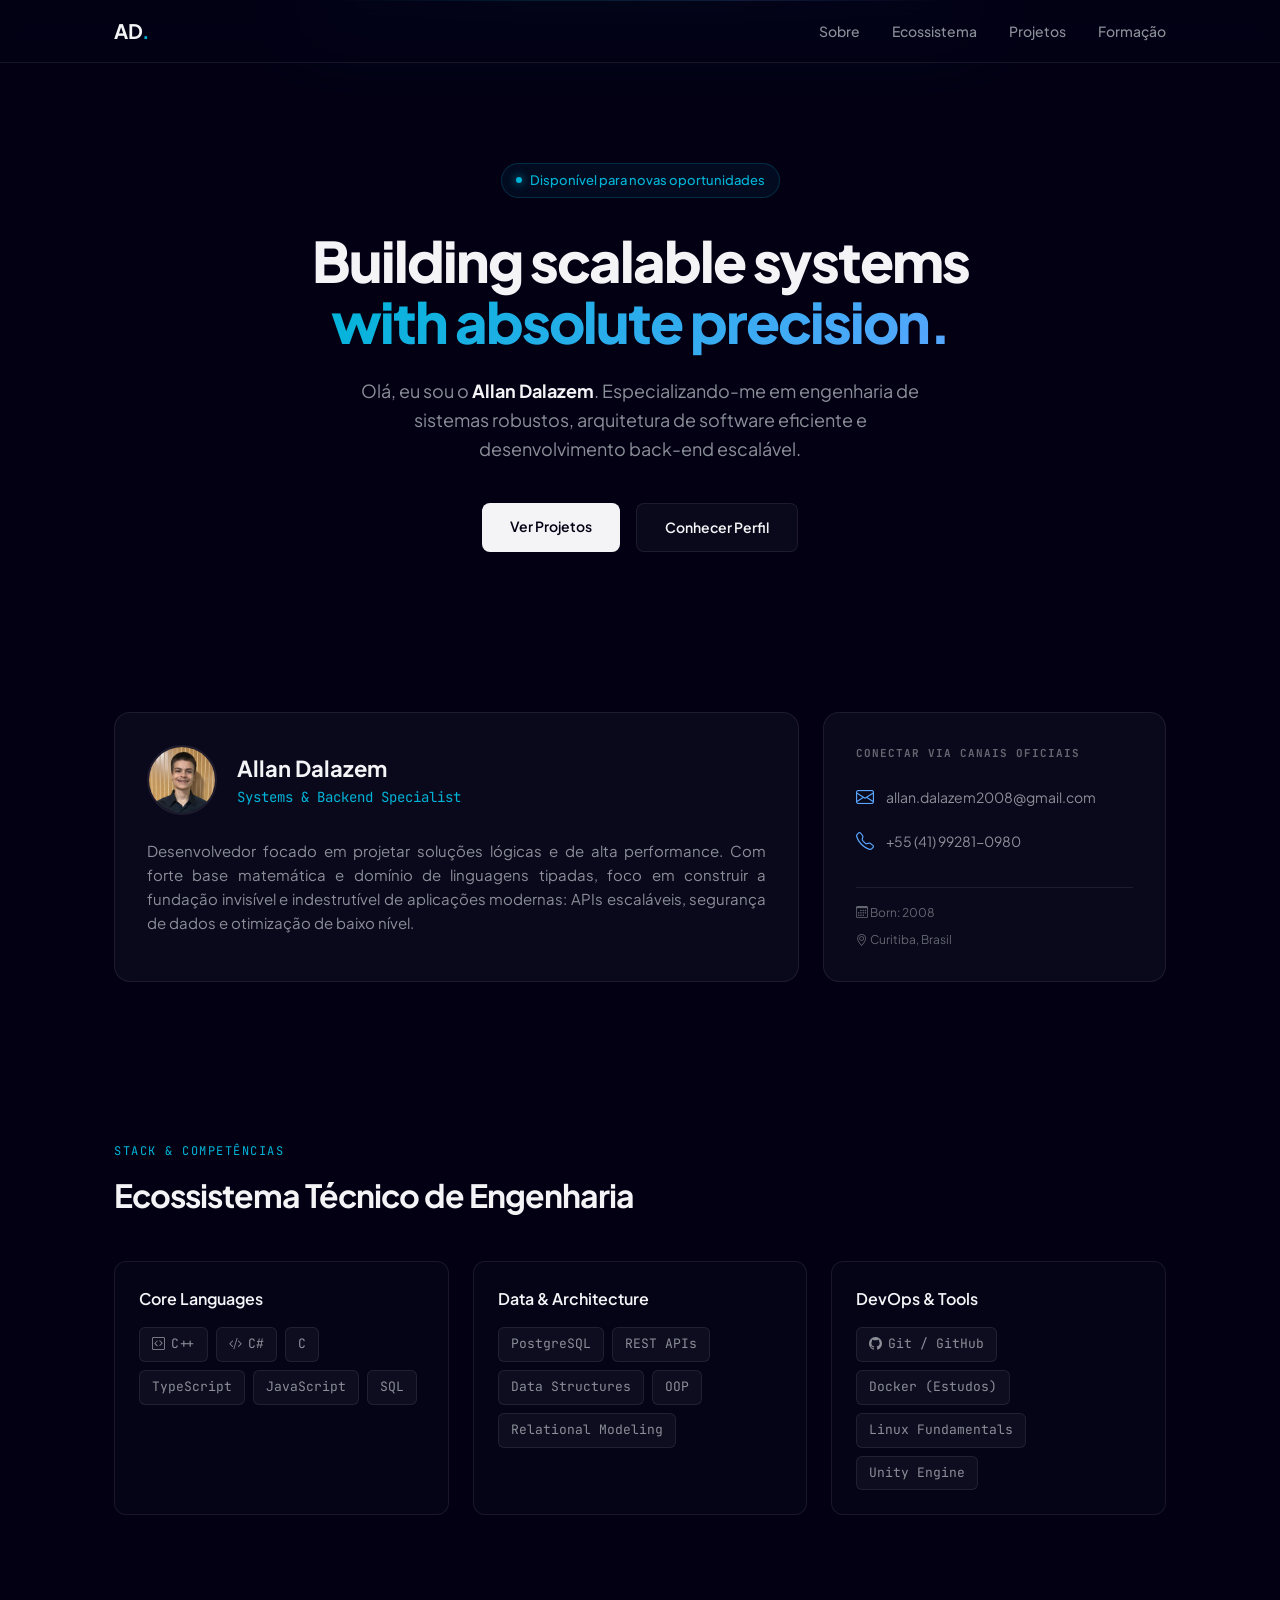
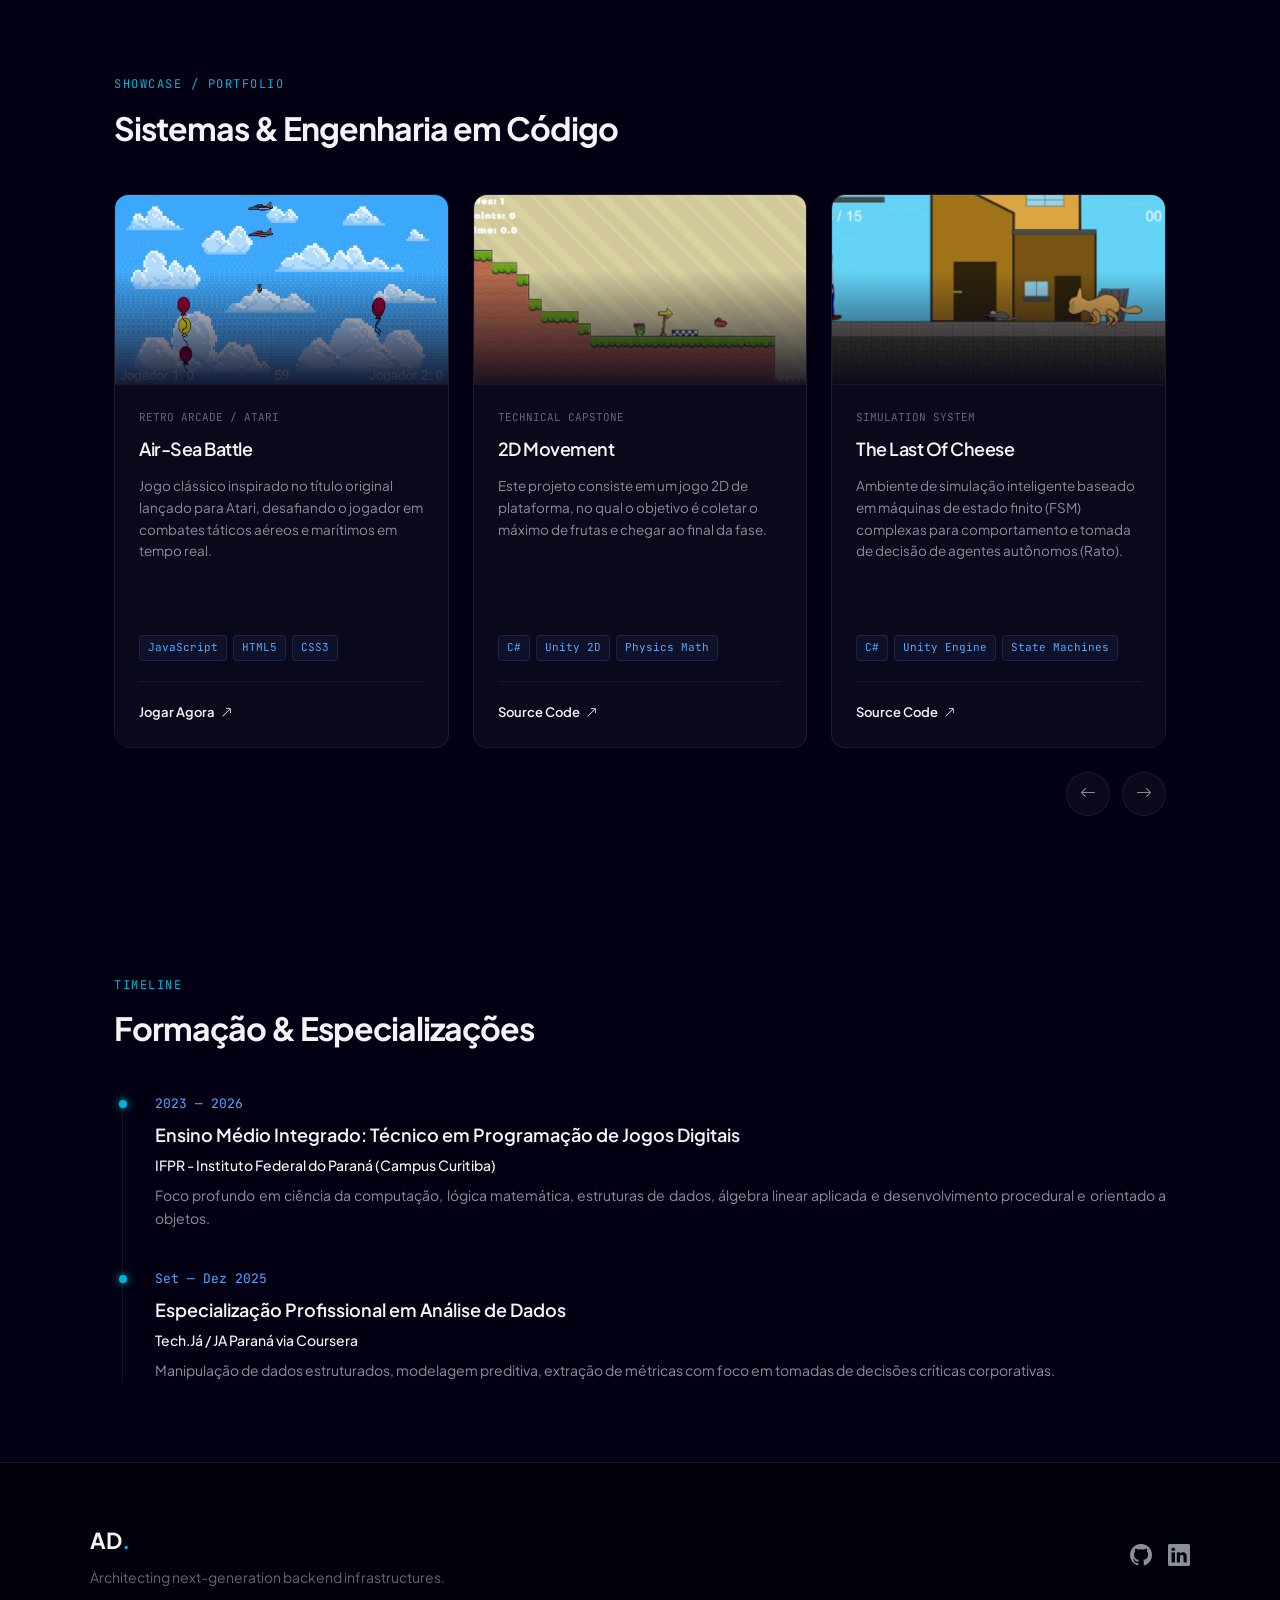
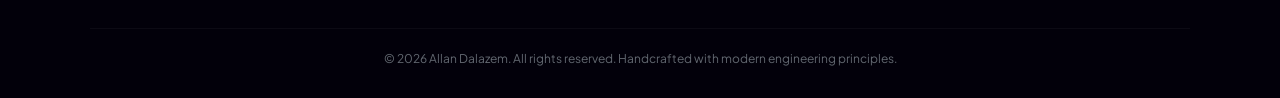
<file: Portfolio_Project/index.html>
<!DOCTYPE html>
<html lang="pt-BR">
<head>
    <meta charset="utf-8">
    <meta name="viewport" content="width=device-width, initial-scale=1">
    <title>Allan Dalazem | Systems & Backend Engineer</title>
    
    <link rel="stylesheet" href="https://cdn.jsdelivr.net/npm/bootstrap-icons@1.11.3/font/bootstrap-icons.min.css">
    <link rel="preconnect" href="https://fonts.googleapis.com">
    <link rel="preconnect" href="https://fonts.gstatic.com" crossorigin>
    <link href="https://fonts.googleapis.com/css2?family=JetBrains+Mono:wght@400;600&family=Plus+Jakarta+Sans:wght@300;400;500;700&display=swap" rel="stylesheet">
    
    <link rel="stylesheet" href="css/style.css">
</head>
<body>

    <div class="top-glow-bar"></div>

    <nav class="navbar">
        <div class="nav-container">
            <a href="#" class="nav-logo">AD<span class="dot">.</span></a>
            <div class="nav-links">
                <a href="#about">Sobre</a>
                <a href="#stack">Ecossistema</a>
                <a href="#projects">Projetos</a>
                <a href="#education">Formação</a>
            </div>
            <button class="menu-toggle" aria-label="Abrir Menu" onClick="toggleMenu()">
                <i class="bi bi-list"></i>
            </button>
        </div>
    </nav>

    <div id="mobileMenu" class="mobile-menu">
        <button class="menu-close" onClick="toggleMenu()">&times;</button>
        <div class="mobile-menu-links">
            <a href="#about" onClick="toggleMenu()">Sobre</a>
            <a href="#stack" onClick="toggleMenu()">Ecossistema</a>
            <a href="#projects" onClick="toggleMenu()">Projetos</a>
            <a href="#education" onClick="toggleMenu()">Formação</a>
        </div>
    </div>

    <main id="main-content">
        
        <section class="hero-section">
            <div class="hero-badge">
                <span class="badge-dot"></span> Disponível para novas oportunidades
            </div>
            <h1 class="hero-title">
                Building scalable systems <br>
                <span class="gradient-text">with absolute precision.</span>
            </h1>
            <p class="hero-subtitle">
                Olá, eu sou o <strong>Allan Dalazem</strong>. Especializando-me em engenharia de sistemas robustos, arquitetura de software eficiente e desenvolvimento back-end escalável.
            </p>
            <div class="hero-actions">
                <a href="#projects" class="btn btn-primary">Ver Projetos</a>
                <a href="#about" class="btn btn-secondary">Conhecer Perfil</a>
            </div>
        </section>

        <section id="about" class="section-container">
            <div class="bento-grid">
                
                <div class="bento-card profile-card">
                    <div class="profile-header">
                        <img src="images/AllanDalazem.jpeg" alt="Allan Dalazem" class="profile-img">
                        <div>
                            <h3>Allan Dalazem</h3>
                            <p class="title-tag">Systems & Backend Specialist</p>
                        </div>
                    </div>
                    <div class="profile-bio">
                        <p>Desenvolvedor focado em projetar soluções lógicas e de alta performance. Com forte base matemática e domínio de linguagens tipadas, foco em construir a fundação invisível e indestrutível de aplicações modernas: APIs escaláveis, segurança de dados e otimização de baixo nível.</p>
                    </div>
                </div>

                <div class="bento-card contact-card">
                    <h4 class="card-label">Conectar via canais oficiais</h4>
                    <div class="contact-methods">
                        <a href="mailto:allan.dalazem2008@gmail.com" class="contact-item">
                            <i class="bi bi-envelope"></i>
                            <span>allan.dalazem2008@gmail.com</span>
                        </a>
                        <a href="tel:+5541992810980" class="contact-item">
                            <i class="bi bi-telephone"></i>
                            <span>+55 (41) 99281-0980</span>
                        </a>
                        <div class="meta-info">
                            <span><i class="bi bi-calendar3"></i> Born: 2008</span>
                            <span><i class="bi bi-geo-alt"></i> Curitiba, Brasil</span>
                        </div>
                    </div>
                </div>

            </div>
        </section>

        <section id="stack" class="section-container">
            <div class="section-header">
                <span class="section-tag">Stack & Competências</span>
                <h2>Ecossistema Técnico de Engenharia</h2>
            </div>
            
            <div class="stack-grid">
                <div class="stack-category">
                    <h3>Core Languages</h3>
                    <div class="tech-tags">
                        <span class="tech-tag"><i class="bi bi-code-square"></i> C++</span>
                        <span class="tech-tag"><i class="bi bi-code-slash"></i> C#</span>
                        <span class="tech-tag">C</span>
                        <span class="tech-tag">TypeScript</span>
                        <span class="tech-tag">JavaScript</span>
                        <span class="tech-tag">SQL</span>
                    </div>
                </div>

                <div class="stack-category">
                    <h3>Data & Architecture</h3>
                    <div class="tech-tags">
                        <span class="tech-tag">PostgreSQL</span>
                        <span class="tech-tag">REST APIs</span>
                        <span class="tech-tag">Data Structures</span>
                        <span class="tech-tag">OOP</span>
                        <span class="tech-tag">Relational Modeling</span>
                    </div>
                </div>

                <div class="stack-category">
                    <h3>DevOps & Tools</h3>
                    <div class="tech-tags">
                        <span class="tech-tag"><i class="bi bi-github"></i> Git / GitHub</span>
                        <span class="tech-tag">Docker (Estudos)</span>
                        <span class="tech-tag">Linux Fundamentals</span>
                        <span class="tech-tag">Unity Engine</span>
                    </div>
                </div>
            </div>
        </section>

        <section id="projects" class="section-container projects-carousel-section">
            <div class="carousel-container-wrapper">
                
                <div class="section-header">
                    <span class="section-tag">Showcase / Portfolio</span>
                    <h2>Sistemas & Engenharia em Código</h2>
                </div>

                <div class="carousel-viewport">
                    <div class="carousel-track" id="carouselTrack">
                        
                        <!-- Air-Sea Battle (Atualizado para abrir em nova guia e com imagem) -->
                        <div class="project-slide-card" onclick="window.open('https://allan-dalazem.github.io/BrowseGames/Air-SeaBattle_Project/index.html', '_blank')" style="cursor: pointer;">
                            <div class="project-card-image-box">
                                <div class="project-image-overlay"></div>
                                <img src="images/air-seabattle.png" alt="Air-Sea Battle">
                                <div class="project-image-placeholder"><i class="bi bi-joystick"></i></div>
                            </div>
                            <div class="project-card-body">
                                <span class="project-meta-type">Retro Arcade / Atari</span>
                                <h3>Air-Sea Battle</h3>
                                <p class="project-card-desc">Jogo clássico inspirado no título original lançado para Atari, desafiando o jogador em combates táticos aéreos e marítimos em tempo real.</p>
                                <div class="project-card-techs">
                                    <span>JavaScript</span>
                                    <span>HTML5</span>
                                    <span>CSS3</span>
                                </div>
                                <div class="project-card-actions">
                                    <span class="btn-project-link">Jogar Agora <i class="bi bi-arrow-up-right"></i></span>
                                </div>
                            </div>
                        </div>

                        <div class="project-slide-card">
                            <div class="project-card-image-box">
                                <div class="project-image-overlay"></div>
                                <img src="images/2d_movement.png" alt="Simulador U = R · i">
                                <div class="project-image-placeholder"><i class="bi bi-cpu"></i></div>
                            </div>
                            <div class="project-card-body">
                                <span class="project-meta-type">Technical Capstone</span>
                                <h3>2D Movement</h3>
                                <p class="project-card-desc">Este projeto consiste em um jogo 2D de plataforma, no qual o objetivo é coletar o máximo de frutas e chegar ao final da fase.</p>
                                <div class="project-card-techs">
                                    <span>C#</span>
                                    <span>Unity 2D</span>
                                    <span>Physics Math</span>
                                </div>
                                <div class="project-card-actions">
                                    <a href="#" class="btn-project-link">Source Code <i class="bi bi-arrow-up-right"></i></a>
                                </div>
                            </div>
                        </div>

                        <div class="project-slide-card">
                            <div class="project-card-image-box">
                                <div class="project-image-overlay"></div>
                                <img src="images/the_last_of_cheese.png" alt="The Last Of Cheese Simulation">
                                <div class="project-image-placeholder"><i class="bi bi-diagram-3"></i></div>
                            </div>
                            <div class="project-card-body">
                                <span class="project-meta-type">Simulation System</span>
                                <h3>The Last Of Cheese</h3>
                                <p class="project-card-desc">Ambiente de simulação inteligente baseado em máquinas de estado finito (FSM) complexas para comportamento e tomada de decisão de agentes autônomos (Rato).</p>
                                <div class="project-card-techs">
                                    <span>C#</span>
                                    <span>Unity Engine</span>
                                    <span>State Machines</span>
                                </div>
                                <div class="project-card-actions">
                                    <a href="#" class="btn-project-link">Source Code <i class="bi bi-arrow-up-right"></i></a>
                                </div>
                            </div>
                        </div>

                        <div class="project-slide-card">
                            <div class="project-card-image-box">
                                <div class="project-image-overlay"></div>
                                <img src="images/maze_game.png" alt="The Maze Game CLI">
                                <div class="project-image-placeholder"><i class="bi bi-terminal"></i></div>
                            </div>
                            <div class="project-card-body">
                                <span class="project-meta-type">Low-Level CLI Application</span>
                                <h3>The Maze Game</h3>
                                <p class="project-card-desc">Engine de labirinto gerada via console com otimização estrutural de renderização de matrizes bidimensionais e processamento em tempo real em baixo nível.</p>
                                <div class="project-card-techs">
                                    <span>C++</span>
                                    <span>Memory Management</span>
                                    <span>Algorithms</span>
                                </div>
                                <div class="project-card-actions">
                                    <a href="#" class="btn-project-link">Source Code <i class="bi bi-arrow-up-right"></i></a>
                                </div>
                            </div>
                        </div>

                        <div class="project-slide-card">
                            <div class="project-card-image-box">
                                <div class="project-image-overlay"></div>
                                <img src="images/gunbound.png" alt="GunBound Ballistics Simulation">
                                <div class="project-image-placeholder"><i class="bi bi-activity"></i></div>
                            </div>
                            <div class="project-card-body">
                                <span class="project-meta-type">Physics Simulation</span>
                                <h3>GunBound Remake</h3>
                                <p class="project-card-desc">Reconstrução lógica das mecânicas balísticas clássicas de trajetória parabólica com base em equações vetoriais de vento, gravidade e colisão algorítmica.</p>
                                <div class="project-card-techs">
                                    <span>C++</span>
                                    <span>Applied Physics</span>
                                    <span>Vector Math</span>
                                </div>
                                <div class="project-card-actions">
                                    <a href="#" class="btn-project-link">Source Code <i class="bi bi-arrow-up-right"></i></a>
                                </div>
                            </div>
                        </div>

                        <div class="project-slide-card">
                            <div class="project-card-image-box">
                                <div class="project-image-overlay"></div>
                                <img src="images/datilogarfo_hero.png" alt="Datilografo Hero">
                                <div class="project-image-placeholder"><i class="bi bi-keyboard"></i></div>
                            </div>
                            <div class="project-card-body">
                                <span class="project-meta-type">Event-Driven System</span>
                                <h3>Datilógrafo Hero</h3>
                                <p class="project-card-desc">Engine orientada a eventos síncronos e assíncronos para captura e validação de buffers de entrada em tempo real, calculando precisão harmônica de digitação.</p>
                                <div class="project-card-techs">
                                    <span>C#</span>
                                    <span>Event Architecture</span>
                                    <span>Real-time Inputs</span>
                                </div>
                                <div class="project-card-actions">
                                    <a href="#" class="btn-project-link">Source Code <i class="bi bi-arrow-up-right"></i></a>
                                </div>
                            </div>
                        </div>

                        <div class="project-slide-card">
                            <div class="project-card-image-box">
                                <div class="project-image-overlay"></div>
                                <img src="images/snake_game.png" alt="Snake Game Core">
                                <div class="project-image-placeholder"><i class="bi bi-grid-3x3"></i></div>
                            </div>
                            <div class="project-card-body">
                                <span class="project-meta-type">Data Structures</span>
                                <h3>Snake Grid Core</h3>
                                <p class="project-card-desc">Desenvolvimento algorítmico estruturado focado no gerenciamento de coordenadas dinâmicas em filas de memória linear e controle lógico estável de colisões de nós.</p>
                                <div class="project-card-techs">
                                    <span>C++</span>
                                    <span>Data Structures</span>
                                    <span>Memory Arrays</span>
                                </div>
                                <div class="project-card-actions">
                                    <a href="#" class="btn-project-link">Source Code <i class="bi bi-arrow-up-right"></i></a>
                                </div>
                            </div>
                        </div>

                        <div class="project-slide-card">
                            <div class="project-card-image-box">
                                <div class="project-image-overlay"></div>
                                <img src="images/escaperoom.png" alt="Escape Room Project">
                                <div class="project-image-placeholder"><i class="bi bi-door-closed"></i></div>
                            </div>
                            <div class="project-card-body">
                                <span class="project-meta-type">Logic Puzzle Environment</span>
                                <h3>Escape Room Core</h3>
                                <p class="project-card-desc">Ambiente imersivo projetado com encadeamento de puzzles lógicos de validação sequencial e gerenciamento estrito de inventário de ponteiros de dados.</p>
                                <div class="project-card-techs">
                                    <span>C#</span>
                                    <span>Unity Architecture</span>
                                    <span>Game Logic</span>
                                </div>
                                <div class="project-card-actions">
                                    <a href="#" class="btn-project-link">Source Code <i class="bi bi-arrow-up-right"></i></a>
                                </div>
                            </div>
                        </div>

                        <div class="project-slide-card">
                            <div class="project-card-image-box">
                                <div class="project-image-overlay"></div>
                                <img src="images/aim_labs.png" alt="Aim Labs Sandbox">
                                <div class="project-image-placeholder"><i class="bi bi-crosshair"></i></div>
                            </div>
                            <div class="project-card-body">
                                <span class="project-meta-type">Performance Sandbox</span>
                                <h3>Aim Labs Reflex Trainer</h3>
                                <p class="project-card-desc">Sistema de treino balístico com geração randômica procedural de alvos e cálculo em tempo de execução de tempo de resposta, precisão em pixels e métricas vetoriais.</p>
                                <div class="project-card-techs">
                                    <span>C#</span>
                                    <span>Vector System</span>
                                    <span>Procedural Spawning</span>
                                </div>
                                <div class="project-card-actions">
                                    <a href="#" class="btn-project-link">Source Code <i class="bi bi-arrow-up-right"></i></a>
                                </div>
                            </div>
                        </div>

                        <div class="project-slide-card">
                            <div class="project-card-image-box">
                                <div class="project-image-overlay"></div>
                                <img src="images/tcc.png" alt="TCC Project Framework">
                                <div class="project-image-placeholder"><i class="bi bi-award"></i></div>
                            </div>
                            <div class="project-card-body">
                                <span class="project-meta-type">Graduation Capstone</span>
                                <h3>TCC / U = R · i </h3>
                                <p class="project-card-desc">Engine de simulação lógica e física elétrica aplicada para fins educacionais. Desenvolvido com estrito gerenciamento de estados em circuitos orientados a objetos.</p>
                                <div class="project-card-techs">
                                    <span>C++ / C#</span>
                                    <span>Systems Architecture</span>
                                    <span>Full Design Docs</span>
                                </div>
                                <div class="project-card-actions">
                                    <a href="#" class="btn-project-link">Source Code <i class="bi bi-arrow-up-right"></i></a>
                                </div>
                            </div>
                        </div>

                    </div>
                </div>

                <div class="carousel-controls-container">
                    <button class="ctrl-btn prev-btn" id="carouselPrevBtn" aria-label="Slide Anterior">
                        <i class="bi bi-arrow-left"></i>
                    </button>
                    <button class="ctrl-btn next-btn" id="carouselNextBtn" aria-label="Próximo Slide">
                        <i class="bi bi-arrow-right"></i>
                    </button>
                </div>
            </div>
        </section>

        <section id="education" class="section-container">
            <div class="section-header">
                <span class="section-tag">Timeline</span>
                <h2>Formação & Especializações</h2>
            </div>

            <div class="timeline">
                <div class="timeline-item">
                    <div class="timeline-dot"></div>
                    <div class="timeline-date">2023 — 2026</div>
                    <div class="timeline-content">
                        <h3>Ensino Médio Integrado: Técnico em Programação de Jogos Digitais</h3>
                        <p class="timeline-institution">IFPR - Instituto Federal do Paraná (Campus Curitiba)</p>
                        <p class="timeline-desc">Foco profundo em ciência da computação, lógica matemática, estruturas de dados, álgebra linear aplicada e desenvolvimento procedural e orientado a objetos.</p>
                    </div>
                </div>

                <div class="timeline-item">
                    <div class="timeline-dot"></div>
                    <div class="timeline-date">Set — Dez 2025</div>
                    <div class="timeline-content">
                        <h3>Especialização Profissional em Análise de Dados</h3>
                        <p class="timeline-institution">Tech.Já / JA Paraná via Coursera</p>
                        <p class="timeline-desc">Manipulação de dados estruturados, modelagem preditiva, extração de métricas com foco em tomadas de decisões críticas corporativas.</p>
                    </div>
                </div>
            </div>
        </section>

    </main>

    <footer class="premium-footer">
        <div class="footer-container">
            <div class="footer-brand">
                <span class="logo">AD<span class="dot">.</span></span>
                <p>Architecting next-generation backend infrastructures.</p>
            </div>
            <div class="footer-socials">
                <a target="_blank" href="https://github.com/allan-dalazem" title="GitHub"><i class="bi bi-github"></i></a>
                <a target="_blank" href="https://www.linkedin.com/in/allan-dalazem/" title="LinkedIn"><i class="bi bi-linkedin"></i></a>
            </div>
        </div>
        <div class="footer-bottom">
            <p>&copy; 2026 Allan Dalazem. All rights reserved. Handcrafted with modern engineering principles.</p>
        </div>
    </footer>

    <script src="javascript/script.js"></script>
</body>
</html>
</file>
<file: Portfolio_Project/css/style.css>
/* ==========================================================================
   DESIGN SYSTEM TOKENS & RESET (Estética Linear / Vercel / Stripe)
   ========================================================================== */
:root {
    --bg-page: #030014;
    --bg-surface: rgba(255, 255, 255, 0.03);
    --bg-surface-hover: rgba(255, 255, 255, 0.07);
    --border-color: rgba(255, 255, 255, 0.08);
    --border-color-glow: rgba(0, 180, 216, 0.3);

    --accent-primary: #00B4D8;       
    --accent-blue: #58A6FF;          
    --text-primary: #F4F4F7;         
    --text-secondary: #8A8F98;       
    --text-muted: #626770;           

    --font-sans: 'Plus Jakarta Sans', -apple-system, BlinkMacSystemFont, "Segoe UI", Roboto, sans-serif;
    --font-mono: 'JetBrains Mono', monospace;
}

* {
    margin: 0;
    padding: 0;
    box-sizing: border-box;
}

html {
    scroll-behavior: smooth;
    background-color: var(--bg-page);
    color: var(--text-primary);
    font-family: var(--font-sans);
    -webkit-font-smoothing: antialiased;
}

body {
    min-height: 100vh;
    overflow-x: hidden;
    line-height: 1.6;
}

.top-glow-bar {
    position: absolute;
    top: 0;
    left: 25%;
    width: 50%;
    height: 1px;
    background: linear-gradient(90deg, transparent, var(--accent-primary), var(--accent-blue), transparent);
    box-shadow: 0 0 80px 20px rgba(0, 180, 216, 0.15);
    pointer-events: none;
    z-index: 10;
}

/* ==========================================================================
   NAVEGAÇÃO COMPACTA EM BLUR (Glassmorphic Top-Bar)
   ========================================================================== */
.navbar {
    position: sticky;
    top: 0;
    z-index: 100;
    background: rgba(3, 0, 20, 0.7);
    backdrop-filter: blur(12px);
    -webkit-backdrop-filter: blur(12px);
    border-bottom: 1px solid var(--border-color);
    transition: all 0.3s ease;
}

.nav-container {
    max-width: 1100px;
    margin: 0 auto;
    padding: 15px 24px;
    display: flex;
    justify-content: space-between;
    align-items: center;
}

.nav-logo {
    font-size: 20px;
    font-weight: 700;
    color: var(--text-primary);
    text-decoration: none;
    letter-spacing: -0.5px;
}

.nav-logo .dot {
    color: var(--accent-primary);
}

.nav-links {
    display: flex;
    gap: 32px;
}

.nav-links a {
    color: var(--text-secondary);
    text-decoration: none;
    font-size: 14px;
    font-weight: 500;
    transition: color 0.2s ease;
}

.nav-links a:hover {
    color: var(--text-primary);
}

.menu-toggle {
    display: none;
    background: none;
    border: none;
    color: var(--text-primary);
    font-size: 24px;
    cursor: pointer;
}

.mobile-menu {
    position: fixed;
    top: 0;
    right: -100%;
    width: 300px;
    height: 100vh;
    background: #07041a;
    border-left: 1px solid var(--border-color);
    z-index: 200;
    padding: 40px;
    transition: right 0.4s cubic-bezier(0.16, 1, 0.3, 1);
}

.mobile-menu.active {
    right: 0;
}

.menu-close {
    background: none;
    border: none;
    color: var(--text-secondary);
    font-size: 32px;
    position: absolute;
    top: 20px;
    right: 20px;
    cursor: pointer;
}

.mobile-menu-links {
    display: flex;
    flex-direction: column;
    gap: 24px;
    margin-top: 60px;
}

.mobile-menu-links a {
    color: var(--text-primary);
    text-decoration: none;
    font-size: 18px;
    font-weight: 500;
}

/* ==========================================================================
   HERO SECTION
   ========================================================================== */
.hero-section {
    max-width: 800px;
    margin: 100px auto 80px auto;
    padding: 0 24px;
    text-align: center;
}

.hero-badge {
    display: inline-flex;
    align-items: center;
    gap: 8px;
    background: rgba(0, 180, 216, 0.06);
    border: 1px solid rgba(0, 180, 216, 0.2);
    padding: 6px 14px;
    border-radius: 100px;
    color: var(--accent-primary);
    font-size: 13px;
    font-weight: 500;
    margin-bottom: 32px;
}

.badge-dot {
    width: 6px;
    height: 6px;
    background-color: var(--accent-primary);
    border-radius: 50%;
    box-shadow: 0 0 10px var(--accent-primary);
}

.hero-title {
    font-size: 56px;
    font-weight: 800;
    line-height: 1.1;
    letter-spacing: -2px;
    color: var(--text-primary);
    margin-bottom: 24px;
}

.gradient-text {
    background: linear-gradient(135deg, var(--accent-primary) 0%, var(--accent-blue) 100%);
    -webkit-background-clip: text;
    -webkit-text-fill-color: transparent;
}

.hero-subtitle {
    font-size: 18px;
    color: var(--text-secondary);
    max-width: 600px;
    margin: 0 auto;
    margin-bottom: 40px;
}

.hero-subtitle strong {
    color: var(--text-primary);
}

.hero-actions {
    display: flex;
    justify-content: center;
    gap: 16px;
}

.btn {
    padding: 12px 28px;
    border-radius: 8px;
    font-size: 14px;
    font-weight: 600;
    text-decoration: none;
    transition: all 0.2s ease;
}

.btn-primary {
    background-color: var(--text-primary);
    color: var(--bg-page);
}

.btn-primary:hover {
    background-color: #ffffff;
    box-shadow: 0 0 20px rgba(255, 255, 255, 0.2);
}

.btn-secondary {
    background: var(--bg-surface);
    border: 1px solid var(--border-color);
    color: var(--text-primary);
}

.btn-secondary:hover {
    background: var(--bg-surface-hover);
    border-color: var(--text-secondary);
}

/* ==========================================================================
   ESTRUTURA GERAL DAS SEÇÕES
   ========================================================================== */
.section-container {
    max-width: 1100px;
    margin: 0 auto;
    padding: 80px 24px;
}

.section-header {
    margin-bottom: 40px;
}

.section-tag {
    font-family: var(--font-mono);
    color: var(--accent-primary);
    font-size: 12px;
    text-transform: uppercase;
    letter-spacing: 1.5px;
    display: block;
    margin-bottom: 8px;
}

.section-header h2 {
    font-size: 32px;
    font-weight: 700;
    letter-spacing: -1px;
}

/* ==========================================================================
   BENTO GRID
   ========================================================================== */
.bento-grid {
    display: grid;
    grid-template-columns: 2fr 1fr;
    gap: 24px;
}

.bento-card {
    background: var(--bg-surface);
    border: 1px solid var(--border-color);
    border-radius: 16px;
    padding: 32px;
    transition: border-color 0.3s ease;
}

.bento-card:hover {
    border-color: rgba(255, 255, 255, 0.15);
}

.profile-card {
    display: flex;
    flex-direction: column;
    gap: 24px;
}

.profile-header {
    display: flex;
    align-items: center;
    gap: 20px;
}

.profile-img {
    width: 70px;
    height: 70px;
    border-radius: 50%;
    object-fit: cover;
    border: 2px solid var(--border-color);
}

.profile-header h3 {
    font-size: 22px;
    font-weight: 700;
}

.title-tag {
    font-size: 14px;
    color: var(--accent-primary);
    font-family: var(--font-mono);
}

.profile-bio {
    color: var(--text-secondary);
    font-size: 15px;
    text-align: justify;
}

.card-label {
    font-family: var(--font-mono);
    color: var(--text-muted);
    font-size: 11px;
    text-transform: uppercase;
    letter-spacing: 1px;
    margin-bottom: 20px;
}

.contact-methods {
    display: flex;
    flex-direction: column;
    gap: 16px;
}

.contact-item {
    display: flex;
    align-items: center;
    gap: 12px;
    color: var(--text-secondary);
    text-decoration: none;
    font-size: 14px;
    transition: color 0.2s ease;
}

.contact-item i {
    font-size: 18px;
    color: var(--accent-blue);
}

.contact-item:hover {
    color: var(--text-primary);
}

.meta-info {
    margin-top: 15px;
    border-top: 1px solid var(--border-color);
    padding-top: 15px;
    display: flex;
    flex-direction: column;
    gap: 8px;
    font-size: 12px;
    color: var(--text-muted);
}

/* ==========================================================================
   STACK & ECOSSISTEMA TECNOLÓGICO
   ========================================================================== */
.stack-grid {
    display: grid;
    grid-template-columns: repeat(auto-fit, minmax(300px, 1fr));
    gap: 24px;
}

.stack-category {
    background: rgba(255, 255, 255, 0.01);
    border: 1px solid var(--border-color);
    border-radius: 12px;
    padding: 24px;
}

.stack-category h3 {
    font-size: 16px;
    font-weight: 600;
    margin-bottom: 16px;
    color: var(--text-primary);
}

.tech-tags {
    display: flex;
    flex-wrap: wrap;
    gap: 8px;
}

.tech-tag {
    background: rgba(255, 255, 255, 0.04);
    border: 1px solid var(--border-color);
    padding: 6px 12px;
    border-radius: 6px;
    font-size: 13px;
    color: var(--text-secondary);
    font-family: var(--font-mono);
    display: inline-flex;
    align-items: center;
    gap: 6px;
}

/* ==========================================================================
   CARROSSEL DE PROJETOS COM TRATAMENTO DE IMAGENS AVANÇADO
   ========================================================================== */
.projects-carousel-section {
    overflow: hidden;
    position: relative;
}

.carousel-container-wrapper {
    width: 100%;
    position: relative;
}

.carousel-viewport {
    width: 100%;
    overflow: hidden;
    position: relative;
    border-radius: 16px;
}

.carousel-track {
    display: flex;
    gap: 24px;
    will-change: transform;
    transition: transform 0.5s cubic-bezier(0.25, 1, 0.5, 1);
}

.project-slide-card {
    flex: 0 0 calc((100% - (2 * 24px)) / 3); 
    background: var(--bg-surface);
    border: 1px solid var(--border-color);
    border-radius: 14px;
    overflow: hidden;
    display: flex;
    flex-direction: column;
    transition: border-color 0.3s ease, background-color 0.3s ease, transform 0.3s ease;
}

.project-slide-card:hover {
    border-color: var(--border-color-glow);
    background: rgba(255, 255, 255, 0.05);
    transform: translateY(-4px);
}

/* Engrenagem de Proteção e Crop das Imagens (Evita Distorções) */
.project-card-image-box {
    width: 100%;
    height: 190px; /* Altura de proporção cinemática padrão fixada */
    position: relative;
    background: #09061f;
    border-bottom: 1px solid rgba(255, 255, 255, 0.06);
    display: flex;
    align-items: center;
    justify-content: center;
    overflow: hidden;
}

.project-card-image-box img {
    width: 100%;
    height: 100%;
    object-fit: cover; /* Crop Inteligente e Preenchimento Automático */
    object-position: center; /* Enquadramento centralizado estável */
    position: absolute;
    top: 0;
    left: 0;
    z-index: 1;
    transition: transform 0.5s cubic-bezier(0.25, 1, 0.5, 1);
}

/* Zoom cinematográfico suave ao passar o mouse */
.project-slide-card:hover .project-card-image-box img {
    transform: scale(1.06);
}

/* Overlay de fusão de cor para ambientação Dark Mode */
.project-image-overlay {
    position: absolute;
    top: 0;
    left: 0;
    width: 100%;
    height: 100%;
    background: linear-gradient(180deg, transparent 40%, rgba(3, 0, 20, 0.85) 100%);
    z-index: 2;
}

.project-image-placeholder {
    font-size: 32px;
    color: rgba(0, 180, 216, 0.2);
    z-index: 0;
}

.project-card-body {
    padding: 24px;
    display: flex;
    flex-direction: column;
    flex-grow: 1;
}

.project-meta-type {
    font-family: var(--font-mono);
    font-size: 11px;
    color: var(--text-muted);
    text-transform: uppercase;
    margin-bottom: 8px;
    display: block;
}

.project-slide-card h3 {
    font-size: 18px;
    font-weight: 600;
    color: var(--text-primary);
    margin-bottom: 12px;
    letter-spacing: -0.5px;
}

.project-card-desc {
    font-size: 13.5px;
    color: var(--text-secondary);
    line-height: 1.6;
    margin-bottom: 20px;
    flex-grow: 1;
    text-align: left;
}

.project-card-techs {
    display: flex;
    flex-wrap: wrap;
    gap: 6px;
    margin-bottom: 20px;
}

.project-card-techs span {
    font-family: var(--font-mono);
    font-size: 11px;
    color: var(--accent-blue);
    background: rgba(88, 166, 255, 0.06);
    border: 1px solid rgba(88, 166, 255, 0.15);
    padding: 3px 8px;
    border-radius: 4px;
}

.project-card-actions {
    border-top: 1px solid rgba(255, 255, 255, 0.06);
    padding-top: 16px;
    text-align: left;
}

.btn-project-link {
    color: var(--text-primary);
    text-decoration: none;
    font-size: 13px;
    font-weight: 600;
    display: inline-flex;
    align-items: center;
    gap: 6px;
    transition: color 0.2s ease;
}

.btn-project-link i {
    font-size: 11px;
    transition: transform 0.2s ease;
}

.project-slide-card:hover .btn-project-link {
    color: var(--accent-primary);
}

.project-slide-card:hover .btn-project-link i {
    transform: translate(2px, -2px);
}

.carousel-controls-container {
    display: flex;
    justify-content: flex-end;
    gap: 12px;
    margin-top: 24px;
}

.ctrl-btn {
    background: rgba(255, 255, 255, 0.03);
    border: 1px solid rgba(255, 255, 255, 0.08);
    color: var(--text-secondary);
    width: 44px;
    height: 44px;
    border-radius: 50%;
    display: flex;
    align-items: center;
    justify-content: center;
    cursor: pointer;
    font-size: 16px;
    transition: all 0.2s ease;
}

.ctrl-btn:hover {
    background: rgba(255, 255, 255, 0.08);
    border-color: rgba(255, 255, 255, 0.2);
    color: var(--text-primary);
}

.ctrl-btn:active {
    transform: scale(0.95);
}

/* ==========================================================================
   TIMELINE ACADÊMICA
   ========================================================================== */
.timeline {
    position: relative;
    border-left: 1px solid var(--border-color);
    margin-left: 8px;
    padding-left: 32px;
    display: flex;
    flex-direction: column;
    gap: 40px;
}

.timeline-item {
    position: relative;
}

.timeline-dot {
    position: absolute;
    left: -36.5px;
    top: 6px;
    width: 8px;
    height: 8px;
    border-radius: 50%;
    background-color: var(--accent-primary);
    box-shadow: 0 0 8px var(--accent-primary);
}

.timeline-date {
    font-family: var(--font-mono);
    font-size: 13px;
    color: var(--accent-blue);
    margin-bottom: 6px;
}

.timeline-content h3 {
    font-size: 18px;
    font-weight: 600;
    margin-bottom: 4px;
    text-align: left;
}

.timeline-institution {
    font-size: 14px;
    color: var(--text-primary);
    font-weight: 500;
    margin-bottom: 8px;
    text-align: left;
}

.timeline-desc {
    font-size: 14px;
    color: var(--text-secondary);
    text-align: justify;
}

/* ==========================================================================
   PREMIUM FOOTER
   ========================================================================== */
.premium-footer {
    border-top: 1px solid var(--border-color);
    background: #02000a;
    padding: 60px 24px 30px 24px;
}

.footer-container {
    max-width: 1100px;
    margin: 0 auto;
    display: flex;
    justify-content: space-between;
    align-items: center;
    margin-bottom: 40px;
}

.footer-brand .logo {
    font-size: 22px;
    font-weight: 700;
    display: block;
    margin-bottom: 8px;
    text-align: left;
}

.footer-brand .logo .dot {
    color: var(--accent-primary);
}

.footer-brand p {
    color: var(--text-muted);
    font-size: 14px;
}

.footer-socials {
    display: flex;
    gap: 16px;
}

.footer-socials a {
    color: var(--text-secondary);
    font-size: 22px;
    transition: color 0.2s ease;
}

.footer-socials a:hover {
    color: var(--text-primary);
}

.footer-bottom {
    max-width: 1100px;
    margin: 0 auto;
    border-top: 1px solid rgba(255, 255, 255, 0.04);
    padding-top: 20px;
    text-align: center;
    font-size: 12px;
    color: var(--text-muted);
}

/* ==========================================================================
   MEDIA QUERIES (Responsividade Absoluta)
   ========================================================================== */
@media (max-width: 900px) {
    .bento-grid {
        grid-template-columns: 1fr;
    }
    .hero-title {
        font-size: 40px;
    }
}

@media (max-width: 992px) {
    /* Tablet - Exibe 2 cards */
    .project-slide-card {
        flex: 0 0 calc((100% - (1 * 24px)) / 2);
    }
}

@media (max-width: 768px) {
    .nav-links {
        display: none;
    }
    .menu-toggle {
        display: block;
    }
    .hero-section {
        margin-top: 60px;
    }
}

@media (max-width: 640px) {
    /* Mobile - Exibe 1 card */
    .project-slide-card {
        flex: 0 0 100%;
    }
    .carousel-controls-container {
        justify-content: center;
    }
}
</file>
